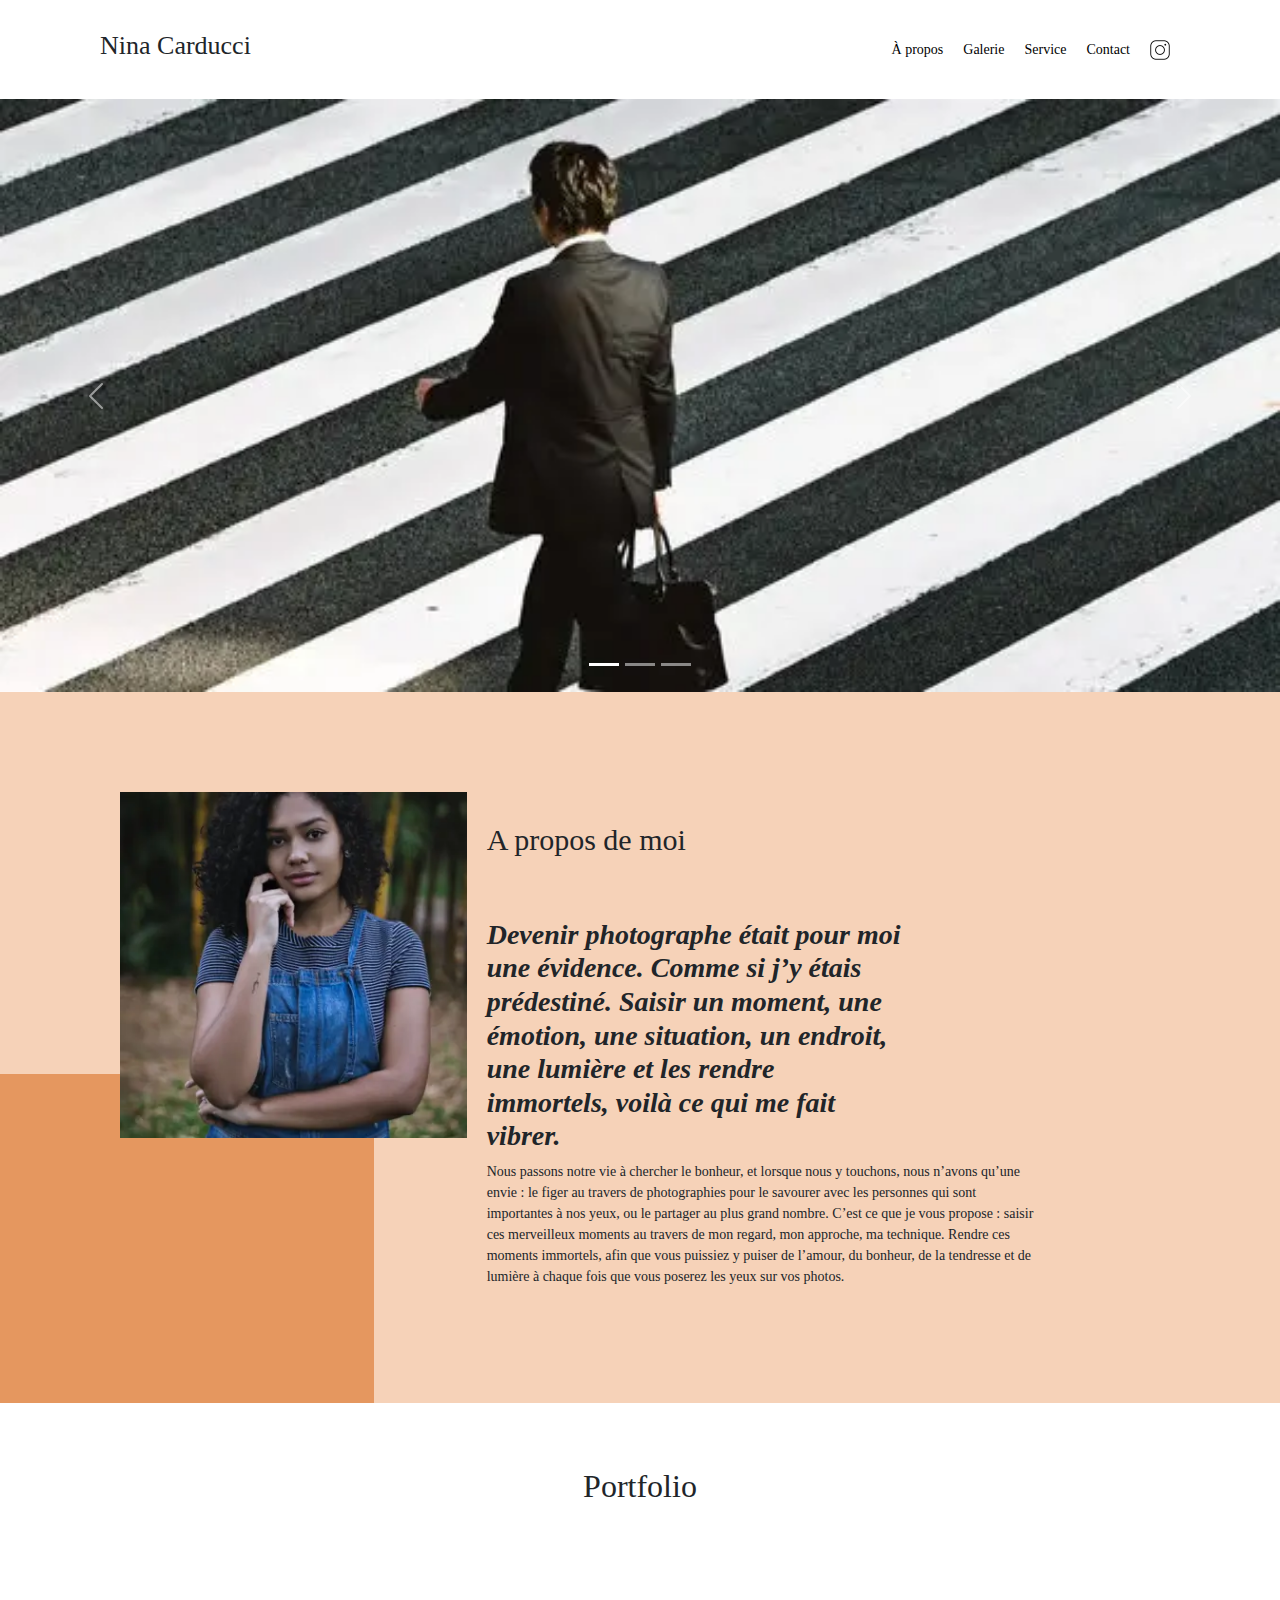
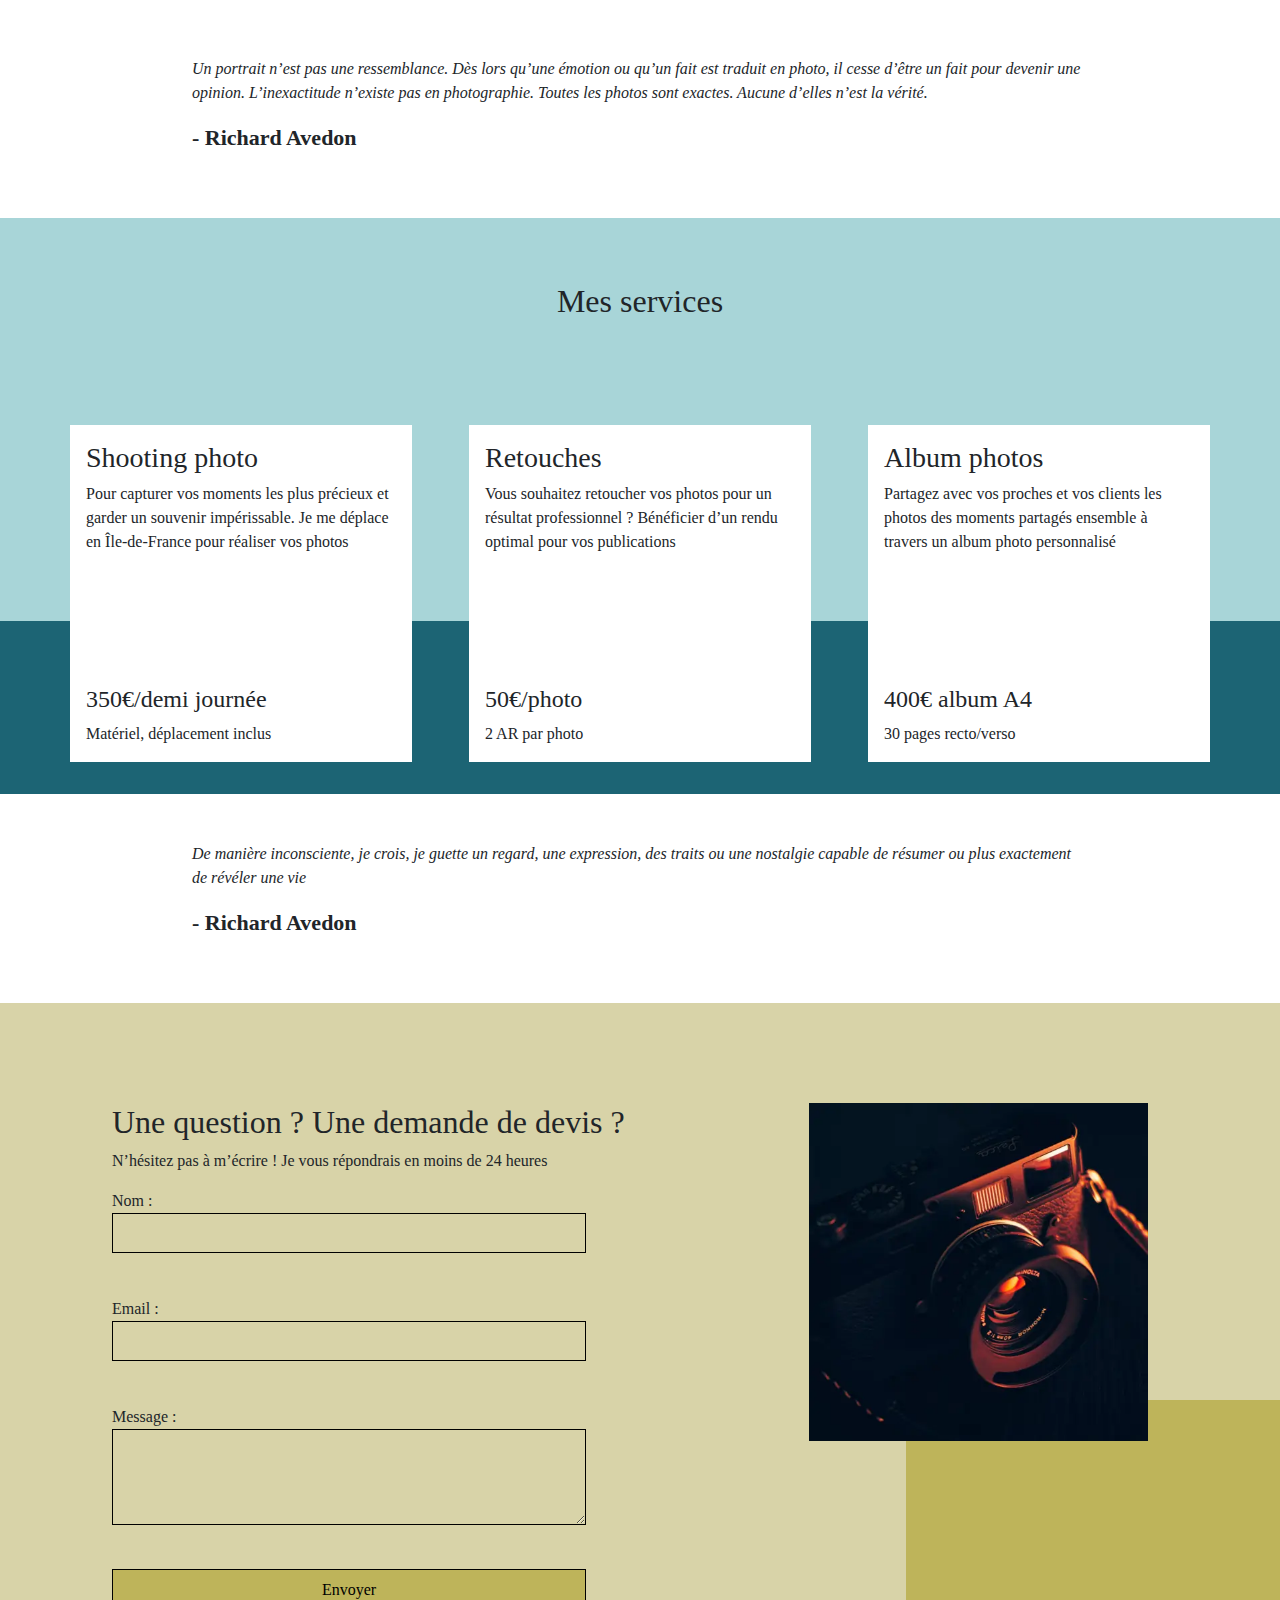
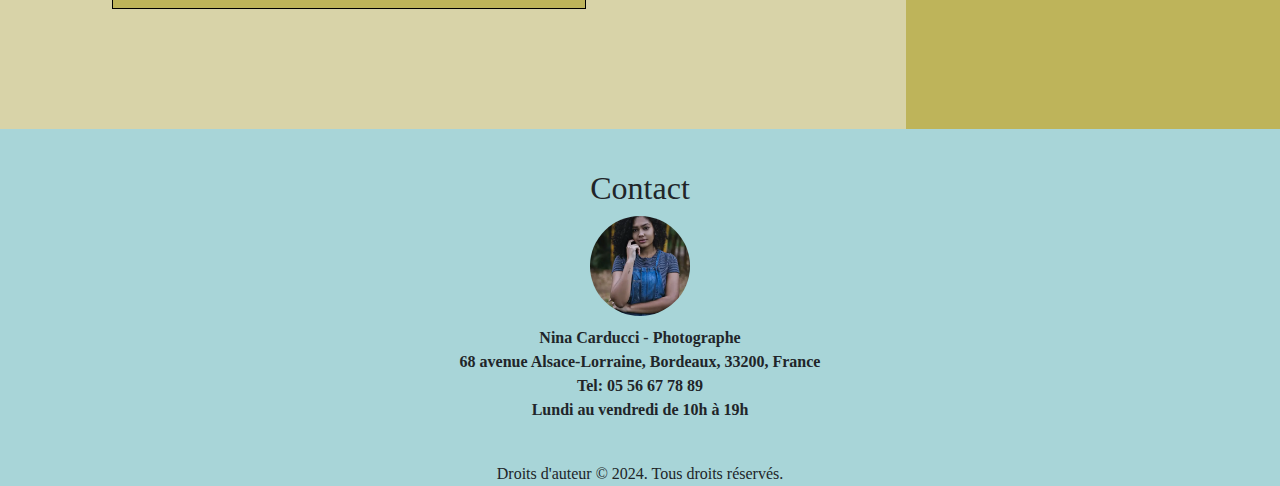
<file: index.html>
<!DOCTYPE html>
<html lang="fr">
    <head>
        <meta charset="UTF-8" />
        <meta name="viewport" content="width=device-width, initial-scale=1.0" />
        <meta
            name="description"
            content="Découvrez l'univers captivant de Nina Carducci : des œuvres uniques capturant la beauté des moments précieux."
        />
        <meta name="author" content="Nina Carducci - Photographe" />
        <!-- Balises méta pour Facebook -->
        <meta property="og:title" content="Nina Carducci - Photographe" />
        <meta
            property="og:description"
            content="Découvrez l'univers captivant de Nina Carducci : des œuvres uniques capturant la beauté des moments précieux."
        />
        <meta
            property="og:image"
            content="http://127.0.0.1:5501/index.html/assets/images/nina.webp"
        />
        <meta property="og:url" content="http://127.0.0.1:5501/index.html" />
        <!-- Balises méta pour Twitter -->
        <meta name="twitter:card" content="summary_large_image" />
        <meta name="twitter:title" content="Nina Carducci - Photographe" />
        <meta
            name="twitter:description"
            content="Découvrez l'univers captivant de Nina Carducci : des œuvres uniques capturant la beauté des moments précieux."
        />
        <meta
            name="twitter:image"
            content="http://127.0.0.1:5501/index.html/assets/images/nina.webp"
        />

        <title>Nina Carducci - Photographe</title>
        <link rel="stylesheet" href="./assets/bootstrap/bootstrap.min.css" media="all" />
        <link rel="stylesheet" href="./assets/style.min.css" media="all" />
        <link rel="preconnect" href="https://fonts.googleapis.com" />
        <link rel="preconnect" href="https://fonts.gstatic.com" crossorigin />
        <link
            href="https://fonts.googleapis.com/css2?family=Inter&family=Spectral:ital,wght@0,400;1,300;1,400;1,800&display=swap"
            rel="stylesheet"
            media="all"
            disabled
        />
    </head>
    <body>
        <nav class="top-header">
            <h1 class="name">Nina Carducci</h1>
            <div class="nav">
                <ul>
                    <li><a href="#about">À propos</a></li>
                    <li><a href="#gallery">Galerie</a></li>
                    <li><a href="#services">Service</a></li>
                    <li><a href="#contact">Contact</a></li>
                    <li>
                        <a
                            class="social-link"
                            href="https://www.instagram.com/ninacarducci.photo/?hl=fr"
                            target="_blank"
                            ><img
                                src="assets/images/instagram.webp"
                                alt="logo d'instagram"
                                loading="lazy"
                        /></a>
                    </li>
                </ul>
            </div>
        </nav>
        <header id="header">
            <div id="carouselExampleIndicators" class="carousel slide" data-bs-ride="carousel">
                <div class="carousel-indicators">
                    <button
                        type="button"
                        data-bs-target="#carouselExampleIndicators"
                        data-bs-slide-to="0"
                        class="active"
                        aria-current="true"
                        aria-label="Slide 1"
                    ></button>
                    <button
                        type="button"
                        data-bs-target="#carouselExampleIndicators"
                        data-bs-slide-to="1"
                        aria-label="Slide 2"
                    ></button>
                    <button
                        type="button"
                        data-bs-target="#carouselExampleIndicators"
                        data-bs-slide-to="2"
                        aria-label="Slide 3"
                    ></button>
                </div>
                <div class="carousel-inner">
                    <div class="carousel-item active">
                        <img
                            src="./assets/images/slider/ryoji-iwata-wUZjnOv7t0g-unsplash.webp"
                            class="d-block w-100"
                            alt="C'est un homme qui traverse une rue"
                        />
                    </div>
                    <div class="carousel-item">
                        <img
                            src="./assets/images/slider/nicholas-green-nPz8akkUmDI-unsplash.webp"
                            class="d-block w-100"
                            alt="C'est une foule qui s'amuse à un concert"
                            loading="lazy"
                        />
                    </div>
                    <div class="carousel-item">
                        <img
                            src="./assets/images/slider/edward-cisneros-3_h6-1NPDGw-unsplash.webp"
                            class="d-block w-100"
                            alt="Un couple de jeune mariée qui s'embrasse sur la piste de danse"
                            loading="lazy"
                        />
                    </div>
                </div>
                <button
                    class="carousel-control-prev"
                    type="button"
                    data-bs-target="#carouselExampleIndicators"
                    data-bs-slide="prev"
                >
                    <span class="carousel-control-prev-icon" aria-hidden="true"></span>
                    <span class="visually-hidden">Previous</span>
                </button>
                <button
                    class="carousel-control-next"
                    type="button"
                    data-bs-target="#carouselExampleIndicators"
                    data-bs-slide="next"
                >
                    <span class="carousel-control-next-icon" aria-hidden="true"></span>
                    <span class="visually-hidden">Next</span>
                </button>
            </div>
        </header>
        <main>
            <div id="about">
                <div class="picture left">
                    <img src="./assets/images/nina.webp" alt="Un portrait de Nina Carducci" />
                </div>
                <div id="about-me">
                    <h2 class="about-me__title">A propos de moi</h2>
                    <h3 class="about-me__introduction">
                        Devenir photographe était pour moi une évidence. Comme si j’y étais
                        prédestiné. Saisir un moment, une émotion, une situation, un endroit, une
                        lumière et les rendre immortels, voilà ce qui me fait vibrer.
                    </h3>
                    <p>
                        Nous passons notre vie à chercher le bonheur, et lorsque nous y touchons,
                        nous n’avons qu’une envie : le figer au travers de photographies pour le
                        savourer avec les personnes qui sont importantes à nos yeux, ou le partager
                        au plus grand nombre. C’est ce que je vous propose : saisir ces merveilleux
                        moments au travers de mon regard, mon approche, ma technique. Rendre ces
                        moments immortels, afin que vous puissiez y puiser de l’amour, du bonheur,
                        de la tendresse et de lumière à chaque fois que vous poserez les yeux sur
                        vos photos.
                    </p>
                </div>
            </div>
            <div id="gallery">
                <h2 class="title">Portfolio</h2>
                <div class="container py-3">
                    <div class="gallery" style="display: none">
                        <img
                            data-gallery-tag="Concert"
                            class="gallery-item"
                            src="./assets/images/gallery/concerts/aaron-paul-wnX-fXzB6Cw-unsplash.webp"
                            alt="salle de concert"
                           
                        />
                        <img
                            data-gallery-tag="Entreprises"
                            class="gallery-item"
                            src="./assets/images/gallery/entreprise/ali-morshedlou-WMD64tMfc4k-unsplash.webp"
                            alt="Portrait d'un homme d'affaire."
                       
                        />
                        <img
                            data-gallery-tag="Entreprises"
                            class="gallery-item"
                            src="./assets/images/gallery/entreprise/jason-goodman-tHO1_OuKbg0-unsplash.webp"
                            alt="Deux femmes assisent dans une réunion d'affaire."
                           
                        />
                        <img
                            data-gallery-tag="Mariages"
                            class="gallery-item"
                            src="./assets/images/gallery/mariage/hannah-busing-RvF2R_qMpRk-unsplash.webp"
                            alt="Un couple marié se tenant les mains."
                            
                        />
                        <img
                            data-gallery-tag="Portrait"
                            class="gallery-item"
                            src="./assets/images/gallery/portraits/ade-tunji-rVkhWWZFAtQ-unsplash.webp"
                            alt="Photographie d'un homme fermant les yeux."
                            
                        />
                        <img
                            data-gallery-tag="Mariages"
                            class="gallery-item"
                            src="./assets/images/gallery/mariage/jakob-owens-SiniLJkXhMc-unsplash.webp"
                            alt="Un couple de jeune marié prenant la pose."
                         
                        />
                        <img
                            data-gallery-tag="Portrait"
                            class="gallery-item"
                            src="./assets/images/gallery/portraits/nino-van-prattenburg-443cl1uR_8-unsplash.webp"
                            alt="Photographie d'une jeune femme."
                            
                        />
                        <img
                            data-gallery-tag="Concert"
                            class="gallery-item"
                            src="./assets/images/gallery/concerts/austin-neill-hgO1wFPXl3I-unsplash.webp"
                            alt="Un artiste dans son concert"
                          
                        />
                        <img
                            data-gallery-tag="Entreprises"
                            class="gallery-item"
                            src="./assets/images/gallery/entreprise/mateus-campos-felipe-Fsgzm8N0hIY-unsplash.webp"
                            alt="Une femme souriante travaillant sur son ordinateur."
                            
                        />
                    </div>
                </div>
                <div class="quote">
                    <figure>
                        <blockquote>
                            <p class="quote__text">
                                Un portrait n’est pas une ressemblance. Dès lors qu’une émotion ou
                                qu’un fait est traduit en photo, il cesse d’être un fait pour
                                devenir une opinion. L’inexactitude n’existe pas en photographie.
                                Toutes les photos sont exactes. Aucune d’elles n’est la vérité.
                            </p>
                        </blockquote>
                        <figcaption class="quote__author">- Richard Avedon</figcaption>
                    </figure>
                </div>
            </div>
            <div id="services">
                <h2 class="title">Mes services</h2>
                <div class="container">
                    <div class="service">
                        <div class="service__description">
                            <h3>Shooting photo</h3>
                            <p>
                                Pour capturer vos moments les plus précieux et garder un souvenir
                                impérissable. Je me déplace en Île-de-France pour réaliser vos
                                photos
                            </p>
                        </div>
                        <div class="service__price">
                            <h4>350€/demi journée</h4>
                            <span>Matériel, déplacement inclus</span>
                        </div>
                    </div>
                    <div class="service">
                        <div class="service__description">
                            <h3>Retouches</h3>
                            <p>
                                Vous souhaitez retoucher vos photos pour un résultat professionnel ?
                                Bénéficier d’un rendu optimal pour vos publications
                            </p>
                        </div>
                        <div class="service__price">
                            <h4>50€/photo</h4>
                            <span>2 AR par photo</span>
                        </div>
                    </div>
                    <div class="service">
                        <div class="service__description">
                            <h3>Album photos</h3>
                            <p>
                                Partagez avec vos proches et vos clients les photos des moments
                                partagés ensemble à travers un album photo personnalisé
                            </p>
                        </div>
                        <div class="service__price">
                            <h4>400€ album A4</h4>
                            <span>30 pages recto/verso</span>
                        </div>
                    </div>
                </div>
            </div>
            <div class="quote">
                <figure>
                    <blockquote>
                        <p class="quote__text">
                            De manière inconsciente, je crois, je guette un regard, une expression,
                            des traits ou une nostalgie capable de résumer ou plus exactement de
                            révéler une vie
                        </p>
                    </blockquote>
                    <figcaption class="quote__author">- Richard Avedon</figcaption>
                </figure>
            </div>
            <div id="contact">
                <div class="container">
                    <div class="form-container">
                        <h2>Une question ? Une demande de devis ?</h2>
                        <p>N’hésitez pas à m’écrire ! Je vous répondrais en moins de 24 heures</p>
                        <form method="post">
                            <label for="nom">Nom :</label>
                            <input type="text" name="nom" id="nom" />
                            <br />
                            <label for="email">Email :</label>
                            <input type="email" name="email" id="email" />
                            <br />
                            <label for="message">Message :</label>
                            <textarea name="message" id="message" cols="30" rows="10"></textarea>
                            <br />
                            <input type="submit" value="Envoyer" />
                        </form>
                    </div>
                    <div class="picture right">
                        <img src="./assets/images/camera.webp" alt="un appareil photo" />
                    </div>
                </div>
            </div>
        </main>
        <footer itemscope itemtype="http://schema.org/WPFooter">
            <div
                class="footer-container"
                itemprop="publisher"
                itemscope
                itemtype="http://schema.org/Organization"
            >
                <h2>Contact</h2>
                <span>
                    <img
                        itemprop="image"
                        src="./assets/images/nina.webp"
                        alt="Un portrait de Nina Carducci"
                        class="photo-footer"
                    />
                </span>
                <span itemprop="name">Nina Carducci - Photographe</span>
                <div itemprop="address" itemscope itemtype="http://schema.org/PostalAddress">
                    <span itemprop="streetAddress">68 avenue Alsace-Lorraine</span>,
                    <span itemprop="addressLocality">Bordeaux</span>,
                    <span itemprop="postalCode">33200</span>,
                    <span itemprop="addressCountry">France</span>
                </div>
                <span itemprop="telephone">Tel: 05 56 67 78 89</span>
                <span itemprop="openingHours">Lundi au vendredi de 10h à 19h</span>
            </div>
            <div>
                <span>Droits d'auteur &copy; 2024. Tous droits réservés.</span>
            </div>
        </footer>

        <script src="./assets/bootstrap/bootstrap.bundle.min.js"></script>
        <script
            src="https://code.jquery.com/jquery-3.4.1.min.js"
            integrity="sha256-CSXorXvZcTkaix6Yvo6HppcZGetbYMGWSFlBw8HfCJo="
            crossorigin="anonymous"
        ></script>
        <script src="./assets/maugallery.min.js"></script>
        <script src="./assets/scripts.min.js"></script>
    </body>
</html>
</file>
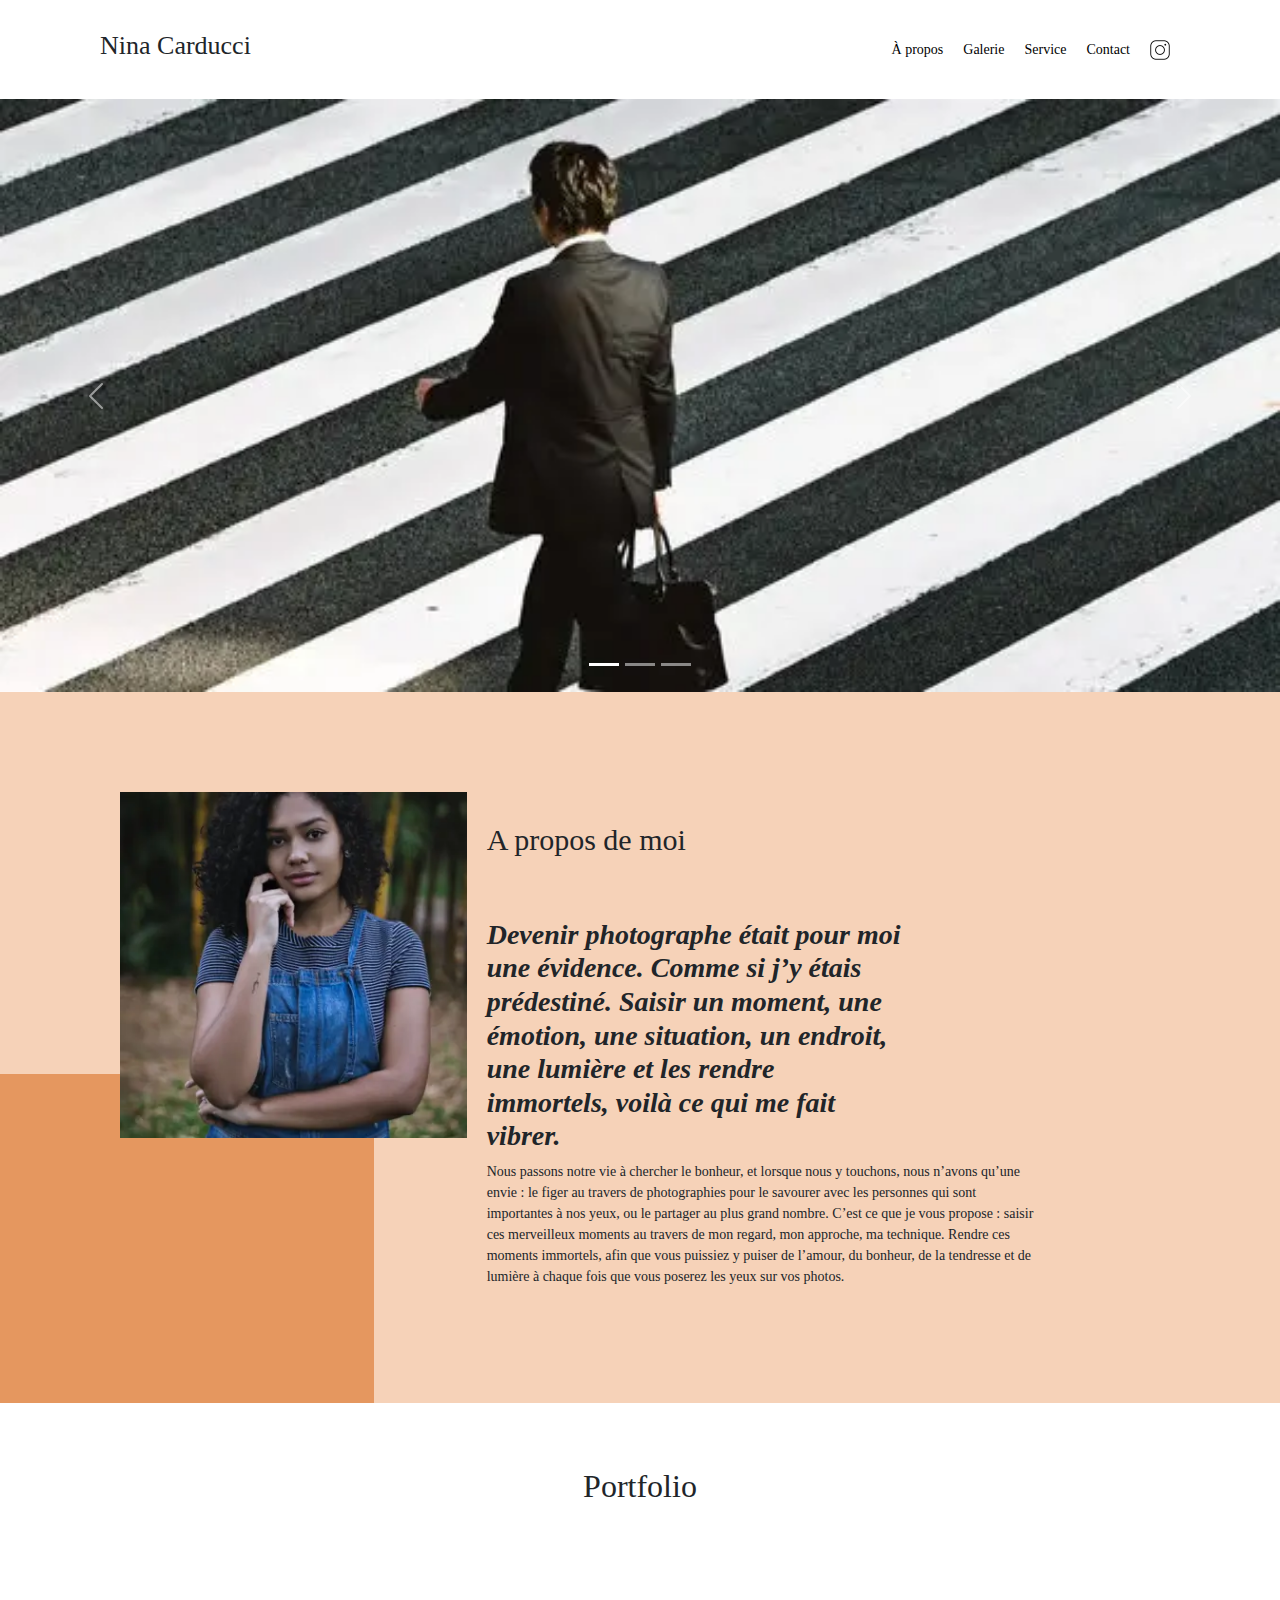
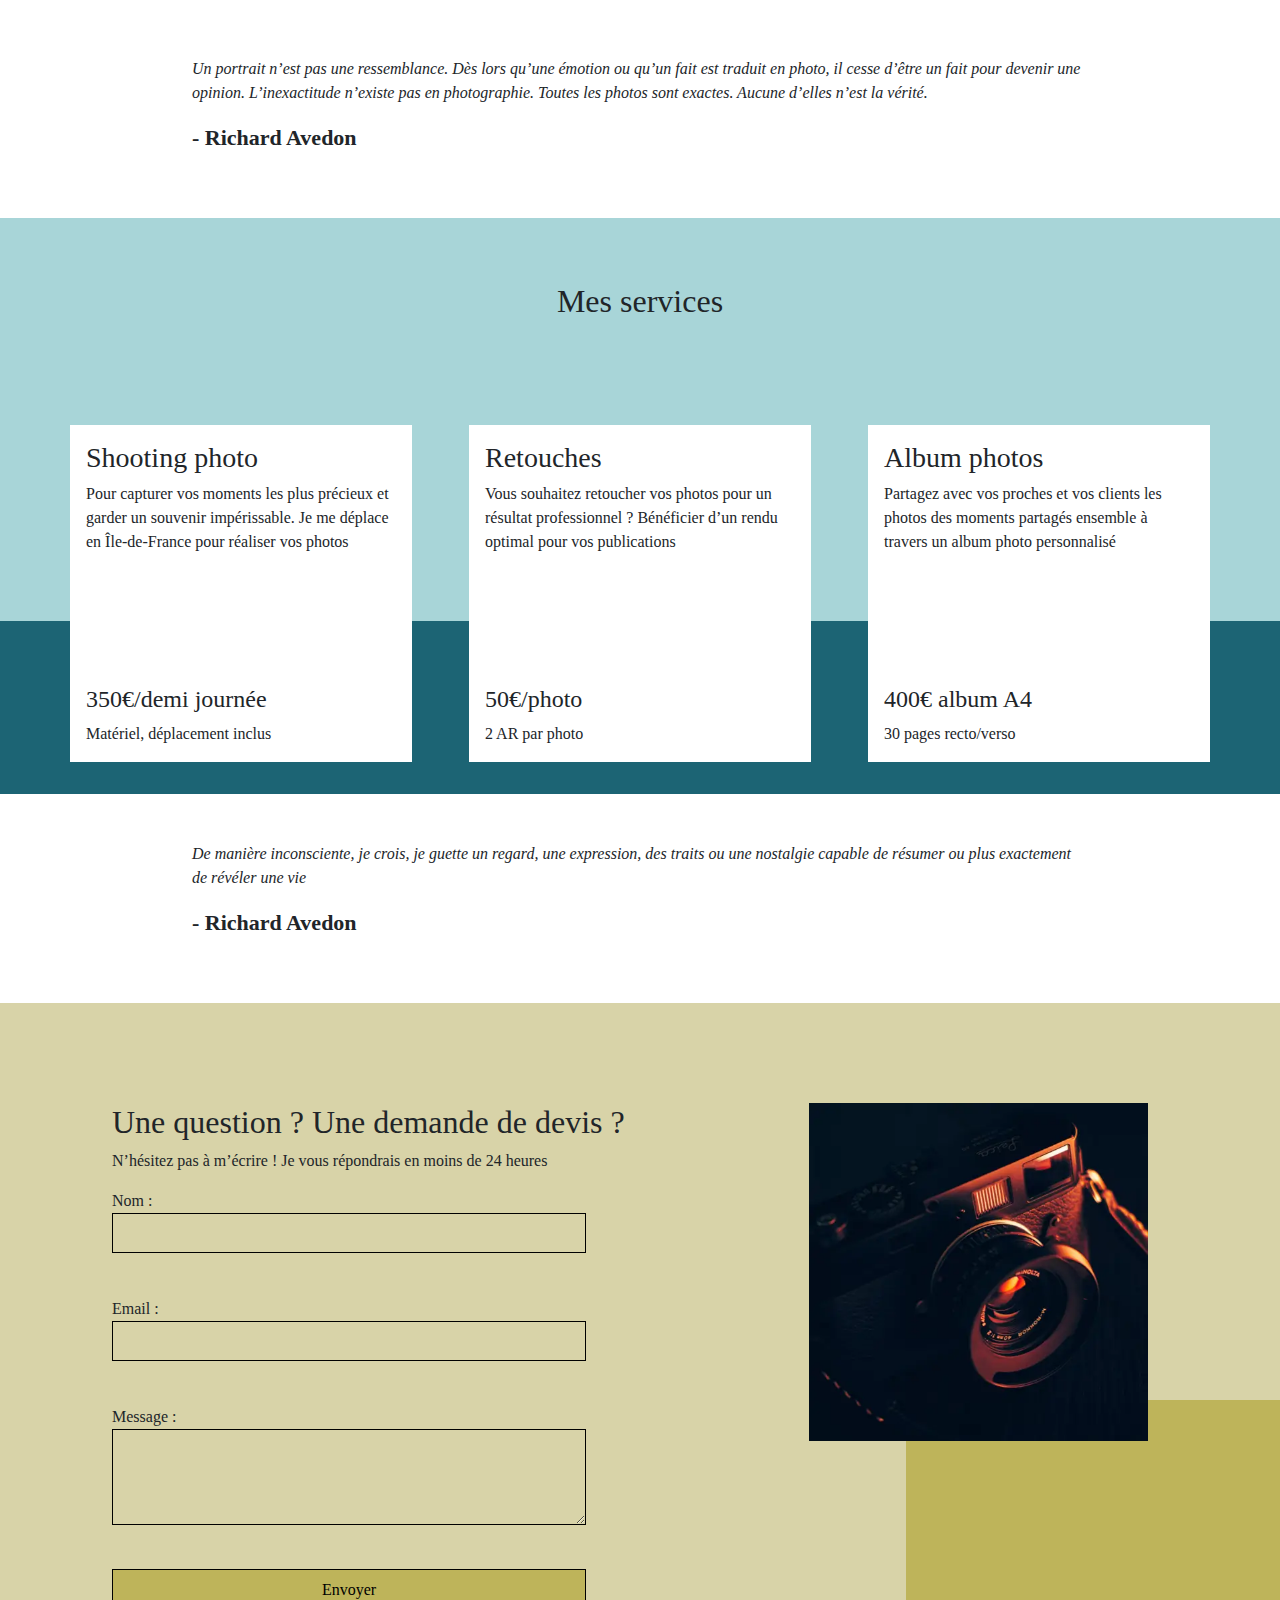
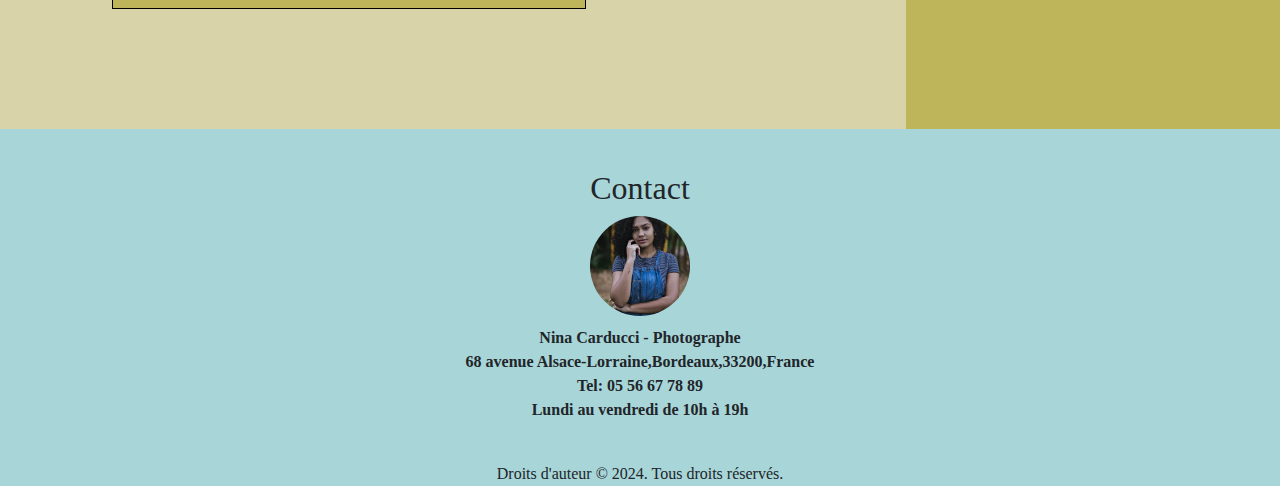
<file: index.min.html>
<!DOCTYPE html><html lang="fr"><head><meta charset="UTF-8"><meta name="viewport" content="width=device-width,initial-scale=1"><meta name="description" content="Découvrez l'univers captivant de Nina Carducci : des œuvres uniques capturant la beauté des moments précieux."><meta name="author" content="Nina Carducci - Photographe"><meta property="og:title" content="Nina Carducci - Photographe"><meta property="og:description" content="Découvrez l'univers captivant de Nina Carducci : des œuvres uniques capturant la beauté des moments précieux."><meta property="og:image" content="http://127.0.0.1:5501/index.html/assets/images/nina.webp"><meta property="og:url" content="http://127.0.0.1:5501/index.html"><meta name="twitter:card" content="summary_large_image"><meta name="twitter:title" content="Nina Carducci - Photographe"><meta name="twitter:description" content="Découvrez l'univers captivant de Nina Carducci : des œuvres uniques capturant la beauté des moments précieux."><meta name="twitter:image" content="http://127.0.0.1:5501/index.html/assets/images/nina.webp"><title>Nina Carducci - Photographe</title><link rel="stylesheet" href="./assets/bootstrap/bootstrap.min.css" media="all"><link rel="stylesheet" href="./assets/style.min.css" media="all"><link rel="preconnect" href="https://fonts.googleapis.com"><link rel="preconnect" href="https://fonts.gstatic.com" crossorigin><link href="https://fonts.googleapis.com/css2?family=Inter&family=Spectral:ital,wght@0,400;1,300;1,400;1,800&display=swap" rel="stylesheet" media="all" disabled="disabled"></head><body><nav class="top-header"><h1 class="name">Nina Carducci</h1><div class="nav"><ul><li><a href="#about">À propos</a></li><li><a href="#gallery">Galerie</a></li><li><a href="#services">Service</a></li><li><a href="#contact">Contact</a></li><li><a class="social-link" href="https://www.instagram.com/ninacarducci.photo/?hl=fr" target="_blank"><img src="assets/images/instagram.webp" alt="logo d'instagram" loading="lazy"></a></li></ul></div></nav><header id="header"><div id="carouselExampleIndicators" class="carousel slide" data-bs-ride="carousel"><div class="carousel-indicators"><button type="button" data-bs-target="#carouselExampleIndicators" data-bs-slide-to="0" class="active" aria-current="true" aria-label="Slide 1"></button><button type="button" data-bs-target="#carouselExampleIndicators" data-bs-slide-to="1" aria-label="Slide 2"></button><button type="button" data-bs-target="#carouselExampleIndicators" data-bs-slide-to="2" aria-label="Slide 3"></button></div><div class="carousel-inner"><div class="carousel-item active"><img src="./assets/images/slider/ryoji-iwata-wUZjnOv7t0g-unsplash.webp" class="d-block w-100" alt="C'est un homme qui traverse une rue"></div><div class="carousel-item"><img src="./assets/images/slider/nicholas-green-nPz8akkUmDI-unsplash.webp" class="d-block w-100" alt="C'est une foule qui s'amuse à un concert" loading="lazy"></div><div class="carousel-item"><img src="./assets/images/slider/edward-cisneros-3_h6-1NPDGw-unsplash.webp" class="d-block w-100" alt="Un couple de jeune mariée qui s'embrasse sur la piste de danse" loading="lazy"></div></div><button class="carousel-control-prev" type="button" data-bs-target="#carouselExampleIndicators" data-bs-slide="prev"><span class="carousel-control-prev-icon" aria-hidden="true"></span><span class="visually-hidden">Previous</span></button><button class="carousel-control-next" type="button" data-bs-target="#carouselExampleIndicators" data-bs-slide="next"><span class="carousel-control-next-icon" aria-hidden="true"></span><span class="visually-hidden">Next</span></button></div></header><main><div id="about"><div class="picture left"><img src="./assets/images/nina.webp" alt="Un portrait de Nina Carducci"></div><div id="about-me"><h2 class="about-me__title">A propos de moi</h2><h3 class="about-me__introduction">Devenir photographe était pour moi une évidence. Comme si j’y étais prédestiné. Saisir un moment, une émotion, une situation, un endroit, une lumière et les rendre immortels, voilà ce qui me fait vibrer.</h3><p>Nous passons notre vie à chercher le bonheur, et lorsque nous y touchons, nous n’avons qu’une envie : le figer au travers de photographies pour le savourer avec les personnes qui sont importantes à nos yeux, ou le partager au plus grand nombre. C’est ce que je vous propose : saisir ces merveilleux moments au travers de mon regard, mon approche, ma technique. Rendre ces moments immortels, afin que vous puissiez y puiser de l’amour, du bonheur, de la tendresse et de lumière à chaque fois que vous poserez les yeux sur vos photos.</p></div></div><div id="gallery"><h2 class="title">Portfolio</h2><div class="container py-3"><div class="gallery" style="display:none"><img data-gallery-tag="Concert" class="gallery-item" src="./assets/images/gallery/concerts/aaron-paul-wnX-fXzB6Cw-unsplash.webp" alt="salle de concert"> <img data-gallery-tag="Entreprises" class="gallery-item" src="./assets/images/gallery/entreprise/ali-morshedlou-WMD64tMfc4k-unsplash.webp" alt="Portrait d'un homme d'affaire."> <img data-gallery-tag="Entreprises" class="gallery-item" src="./assets/images/gallery/entreprise/jason-goodman-tHO1_OuKbg0-unsplash.webp" alt="Deux femmes assisent dans une réunion d'affaire."> <img data-gallery-tag="Mariages" class="gallery-item" src="./assets/images/gallery/mariage/hannah-busing-RvF2R_qMpRk-unsplash.webp" alt="Un couple marié se tenant les mains."> <img data-gallery-tag="Portrait" class="gallery-item" src="./assets/images/gallery/portraits/ade-tunji-rVkhWWZFAtQ-unsplash.webp" alt="Photographie d'un homme fermant les yeux."> <img data-gallery-tag="Mariages" class="gallery-item" src="./assets/images/gallery/mariage/jakob-owens-SiniLJkXhMc-unsplash.webp" alt="Un couple de jeune marié prenant la pose."> <img data-gallery-tag="Portrait" class="gallery-item" src="./assets/images/gallery/portraits/nino-van-prattenburg-443cl1uR_8-unsplash.webp" alt="Photographie d'une jeune femme."> <img data-gallery-tag="Concert" class="gallery-item" src="./assets/images/gallery/concerts/austin-neill-hgO1wFPXl3I-unsplash.webp" alt="Un artiste dans son concert"> <img data-gallery-tag="Entreprises" class="gallery-item" src="./assets/images/gallery/entreprise/mateus-campos-felipe-Fsgzm8N0hIY-unsplash.webp" alt="Une femme souriante travaillant sur son ordinateur."></div></div><div class="quote"><figure><blockquote><p class="quote__text">Un portrait n’est pas une ressemblance. Dès lors qu’une émotion ou qu’un fait est traduit en photo, il cesse d’être un fait pour devenir une opinion. L’inexactitude n’existe pas en photographie. Toutes les photos sont exactes. Aucune d’elles n’est la vérité.</p></blockquote><figcaption class="quote__author">- Richard Avedon</figcaption></figure></div></div><div id="services"><h2 class="title">Mes services</h2><div class="container"><div class="service"><div class="service__description"><h3>Shooting photo</h3><p>Pour capturer vos moments les plus précieux et garder un souvenir impérissable. Je me déplace en Île-de-France pour réaliser vos photos</p></div><div class="service__price"><h4>350€/demi journée</h4><span>Matériel, déplacement inclus</span></div></div><div class="service"><div class="service__description"><h3>Retouches</h3><p>Vous souhaitez retoucher vos photos pour un résultat professionnel ? Bénéficier d’un rendu optimal pour vos publications</p></div><div class="service__price"><h4>50€/photo</h4><span>2 AR par photo</span></div></div><div class="service"><div class="service__description"><h3>Album photos</h3><p>Partagez avec vos proches et vos clients les photos des moments partagés ensemble à travers un album photo personnalisé</p></div><div class="service__price"><h4>400€ album A4</h4><span>30 pages recto/verso</span></div></div></div></div><div class="quote"><figure><blockquote><p class="quote__text">De manière inconsciente, je crois, je guette un regard, une expression, des traits ou une nostalgie capable de résumer ou plus exactement de révéler une vie</p></blockquote><figcaption class="quote__author">- Richard Avedon</figcaption></figure></div><div id="contact"><div class="container"><div class="form-container"><h2>Une question ? Une demande de devis ?</h2><p>N’hésitez pas à m’écrire ! Je vous répondrais en moins de 24 heures</p><form method="post"><label for="nom">Nom :</label><input type="text" name="nom" id="nom"><br><label for="email">Email :</label><input type="email" name="email" id="email"><br><label for="message">Message :</label><textarea name="message" id="message" cols="30" rows="10"></textarea><br><input type="submit" value="Envoyer"></form></div><div class="picture right"><img src="./assets/images/camera.webp" alt="un appareil photo"></div></div></div></main><footer itemscope itemtype="http://schema.org/WPFooter"><div class="footer-container" itemprop="publisher" itemscope itemtype="http://schema.org/Organization"><h2>Contact</h2><span><img itemprop="image" src="./assets/images/nina.webp" alt="Un portrait de Nina Carducci" class="photo-footer"></span><span itemprop="name">Nina Carducci - Photographe</span><div itemprop="address" itemscope itemtype="http://schema.org/PostalAddress"><span itemprop="streetAddress">68 avenue Alsace-Lorraine</span>,<span itemprop="addressLocality">Bordeaux</span>,<span itemprop="postalCode">33200</span>,<span itemprop="addressCountry">France</span></div><span itemprop="telephone">Tel: 05 56 67 78 89</span><span itemprop="openingHours">Lundi au vendredi de 10h à 19h</span></div><div><span>Droits d'auteur &copy; 2024. Tous droits réservés.</span></div></footer><script src="./assets/bootstrap/bootstrap.bundle.min.js"></script><script src="https://code.jquery.com/jquery-3.4.1.min.js" integrity="sha256-CSXorXvZcTkaix6Yvo6HppcZGetbYMGWSFlBw8HfCJo=" crossorigin="anonymous"></script><script src="./assets/maugallery.min.js"></script><script src="./assets/scripts.min.js"></script></body></html>
</file>
<file: assets/style.min.css>
body{max-width:1920px;margin:auto}*{font-family:'Inter';font-style:normal}.top-header{background-color:#fff;position:sticky;top:0;z-index:1000;display:flex;justify-content:space-between;padding-inline:100px;padding-block:30px;align-items:center}.top-header .name{font-size:26px}.nav ul{display:flex;list-style-type:none;font-size:14px;margin-bottom:0}.nav li{padding-inline:10px}.nav a{text-decoration:none;color:#000}.social-link img{width:20px}#about{display:flex;background-color:#f6d2b8;padding-inline:100px;padding-block:100px;position:relative}.picture.left::before{content:' ';background-color:#e5975f;width:374px;height:329px;position:absolute;bottom:0;left:0;z-index:-1}.picture{flex:1;margin:0 20px;z-index:0}.picture img{width:100%}#about-me{flex:2}.about-me__title{margin-top:1em;margin-bottom:60px;font-size:30px}.about-me__introduction{font-family:'Spectral';font-weight:800;font-style:italic;width:60%}#about-me p{width:80%;font-size:14px}.title{text-align:center;padding-block:2em}.gallery .nav{justify-content:center}.nav-pills .nav-link.active,.nav-pills .show>.nav-link{color:#fff;background-color:#000;border-radius:0}.nav-pills .nav-link{color:#000}.item-column{position:relative;margin-bottom:0!important;padding:0}.item-column::after{content:'';display:block;padding-bottom:100%}.gallery-item{position:absolute;width:100%;height:100%;object-fit:cover;padding:.5em}.mg-prev,.mg-next{width:30px;height:30px;border-radius:0%;justify-content:center;align-items:center;display:flex;font-size:24px}.quote{font-family:'Spectral';font-style:italic;width:70%;margin:auto;padding-block:3em}.quote__text{font-family:Spectral;font-style:italic;font-weight:300}.quote__author{font-family:Spectral;font-weight:800;font-size:22px}#services{margin:auto;background-color:#a8d5d8;position:relative}#services .container::before{content:' ';background-color:#1c6474;position:absolute;width:100%;height:30%;bottom:0;left:0;z-index:0}#services .container{justify-content:space-between;display:flex;padding:2em 0}.service{background-color:#fff;max-width:390px;width:30%;height:337px;padding:1em;display:flex;flex-direction:column;justify-content:space-between;z-index:1}#contact{margin:auto;background-color:#d8d3a8;position:relative;padding-inline:100px;padding-block:100px}#contact .container{display:flex}.picture.right::before{content:' ';background-color:#beb45a;width:374px;height:329px;position:absolute;bottom:0;right:0;z-index:-1}.form-container{flex:2}footer{display:flex;flex-direction:column;align-items:center;background-color:#a8d5d8}.footer-container{width:100%;display:flex;flex-direction:column;align-items:center;justify-content:center;padding:40px;font-weight:700}.photo-footer{width:100px;height:100px;border-radius:50%;margin-bottom:10px}form{display:flex;flex-direction:column;width:70%;align-items:flex-start}form input{width:100%;background-color:transparent;border:solid 1px;height:2.5em;margin-bottom:20px}form textarea{width:100%;background-color:transparent;border:solid 1px;height:5em;line-height:2.5em;font-size:1.2em;margin-bottom:20px}input[type='submit']{background-color:#beb45a;padding:.5em 1em}@media all and (max-width:1180px){.picture{flex:2}#about,#contact .container{align-items:center}.about-me__title{margin-top:0;margin-bottom:1em}#about-me h6,#about-me p{width:100%}}@media all and (max-width:1000px){#about{flex-direction:column}.picture{width:50%}.picture.left::before{width:100%;height:30%;position:absolute;bottom:auto;top:0;left:0;z-index:-1}.about-me__title{text-align:center;margin-top:1em}#services .container{flex-direction:column}.service{width:100%;max-width:100%;height:auto;margin:2em 0}.service__description{margin-bottom:1em}#services .container::before{width:30%;height:100%;bottom:0;right:0;left:auto;z-index:0}#contact .container{flex-direction:column}#contact .picture.right{margin-top:1em}.picture.right::before{width:100%;height:30%;position:absolute;bottom:0;right:0;z-index:-1}}@media all and (max-width:650px){.top-header{flex-direction:column;padding-inline:0}.top-header .nav,.top-header .nav ul{width:100%;padding:0 0 0 0}.top-header .nav li{flex:1;padding-block:1em;text-align:center}.picture.left::before,.picture.right::before{height:150px}#services .container{align-items:center}.service{max-width:90%}#about,#contact{padding-inline:2em;padding-block:2em}form{width:100%}.picture{width:80%}}
</file>
